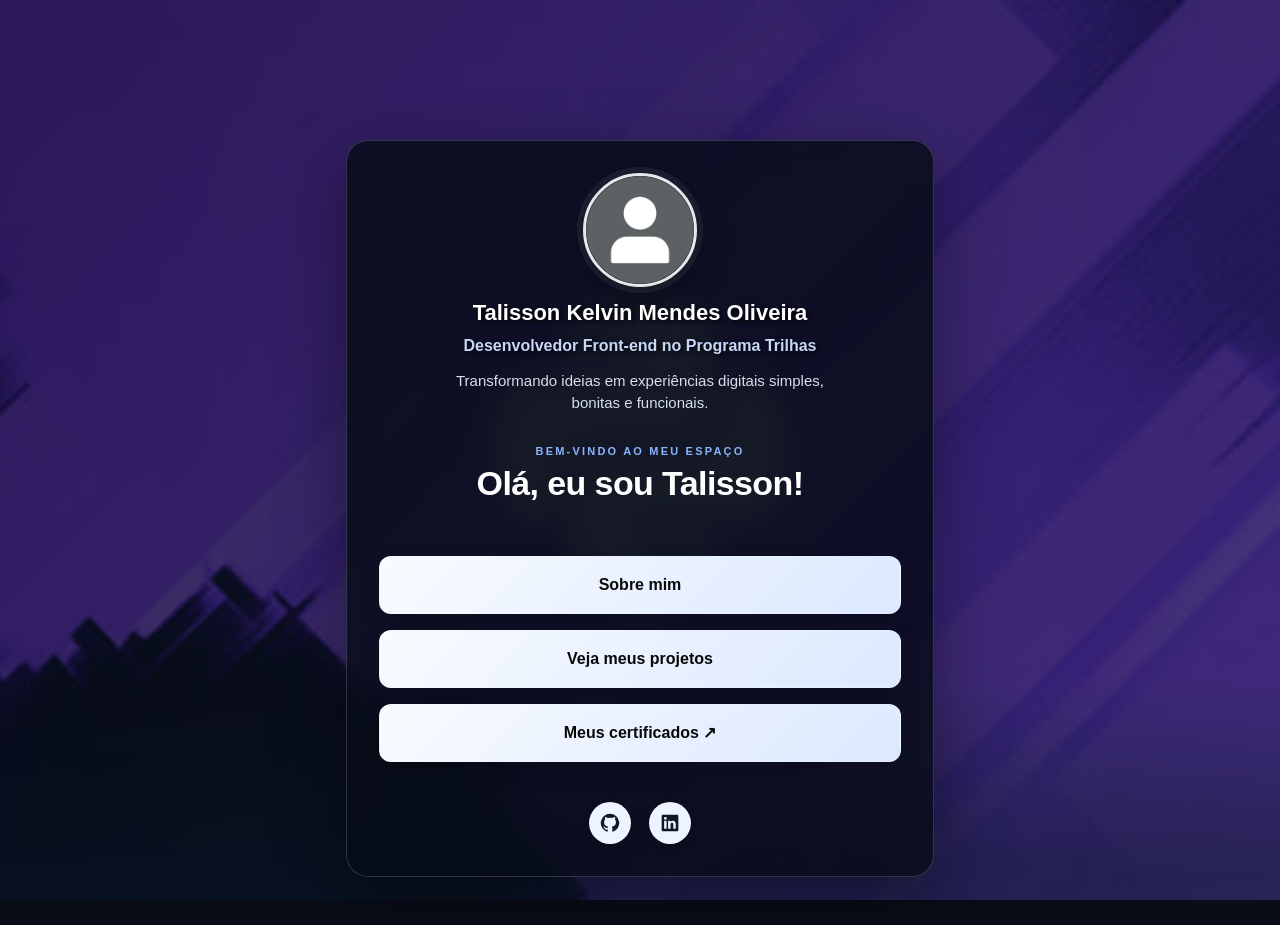
<file: index.html>
<!DOCTYPE html>
<html lang="pt-BR">
<head>
  <meta charset="UTF-8">
  <meta name="viewport" content="width=device-width, initial-scale=1.0">
  <title>Portfólio</title>
  <link rel="stylesheet" href="style.css">
</head>
<body class="home-page">
  <main class="home-content">
    <section class="profile">
      <img class="avatar" src="assets/12225881.png" alt="Foto de perfil">
      <p class="name">Talisson Kelvin Mendes Oliveira</p>
      <p class="role">Desenvolvedor Front-end no Programa Trilhas</p>
      <p class="intro">Transformando ideias em experiências digitais simples, bonitas e funcionais.</p>
    </section>
    <header class="page-heading home-heading"><p class="eyebrow">BEM-VINDO AO MEU ESPAÇO</p><h1>Olá, eu sou Talisson!</h1></header>
    <nav class="home-navigation" aria-label="Navegação principal">
      <a class="navigation-button" href="sobre-mim.html">Sobre mim</a>
      <a class="navigation-button" href="projetos.html">Veja meus projetos</a>
      <a class="navigation-button" href="#" data-link="certificates" target="_blank" rel="noopener noreferrer">Meus certificados ↗</a>
    </nav>
    <div class="social-links">
      <a href="#" data-link="github" aria-label="GitHub" target="_blank" rel="noopener noreferrer">
        <svg viewBox="0 0 24 24" aria-hidden="true"><path d="M12 .9a11.1 11.1 0 0 0-3.51 21.63c.55.1.76-.24.76-.53v-2.07c-3.1.67-3.75-1.32-3.75-1.32-.5-1.28-1.23-1.62-1.23-1.62-1.01-.69.08-.68.08-.68 1.12.08 1.71 1.15 1.71 1.15 1 .71 2.63.5 3.27.38.1-.72.39-1.21.7-1.49-2.48-.28-5.09-1.24-5.09-5.52 0-1.22.44-2.22 1.15-3-.12-.28-.5-1.42.11-2.96 0 0 .94-.3 3.05 1.15a10.6 10.6 0 0 1 5.56 0c2.12-1.45 3.05-1.15 3.05-1.15.61 1.54.23 2.68.11 2.96.72.78 1.15 1.78 1.15 3 0 4.29-2.61 5.23-5.1 5.51.4.35.75 1.03.75 2.08V22c0 .29.2.63.77.52A11.1 11.1 0 0 0 12 .9Z"/></svg>
      </a>
      <a href="#" data-link="linkedin" aria-label="LinkedIn" target="_blank" rel="noopener noreferrer">
        <svg viewBox="0 0 24 24" aria-hidden="true"><path d="M20.45 2H3.55C2.69 2 2 2.68 2 3.52v16.96c0 .84.69 1.52 1.55 1.52h16.9c.86 0 1.55-.68 1.55-1.52V3.52c0-.84-.69-1.52-1.55-1.52ZM7.93 18.9H4.98V9.4h2.95v9.5ZM6.46 8.1a1.71 1.71 0 1 1 0-3.42 1.71 1.71 0 0 1 0 3.42Zm12.44 10.8h-2.94v-4.62c0-1.1-.02-2.51-1.53-2.51-1.53 0-1.76 1.19-1.76 2.43v4.7H9.73V9.4h2.82v1.3h.04c.39-.74 1.35-1.52 2.78-1.52 2.97 0 3.53 1.95 3.53 4.48v5.24Z"/></svg>
      </a>
    </div>
  </main>
  <script src="script.js"></script>
</body>
</html>
</file>
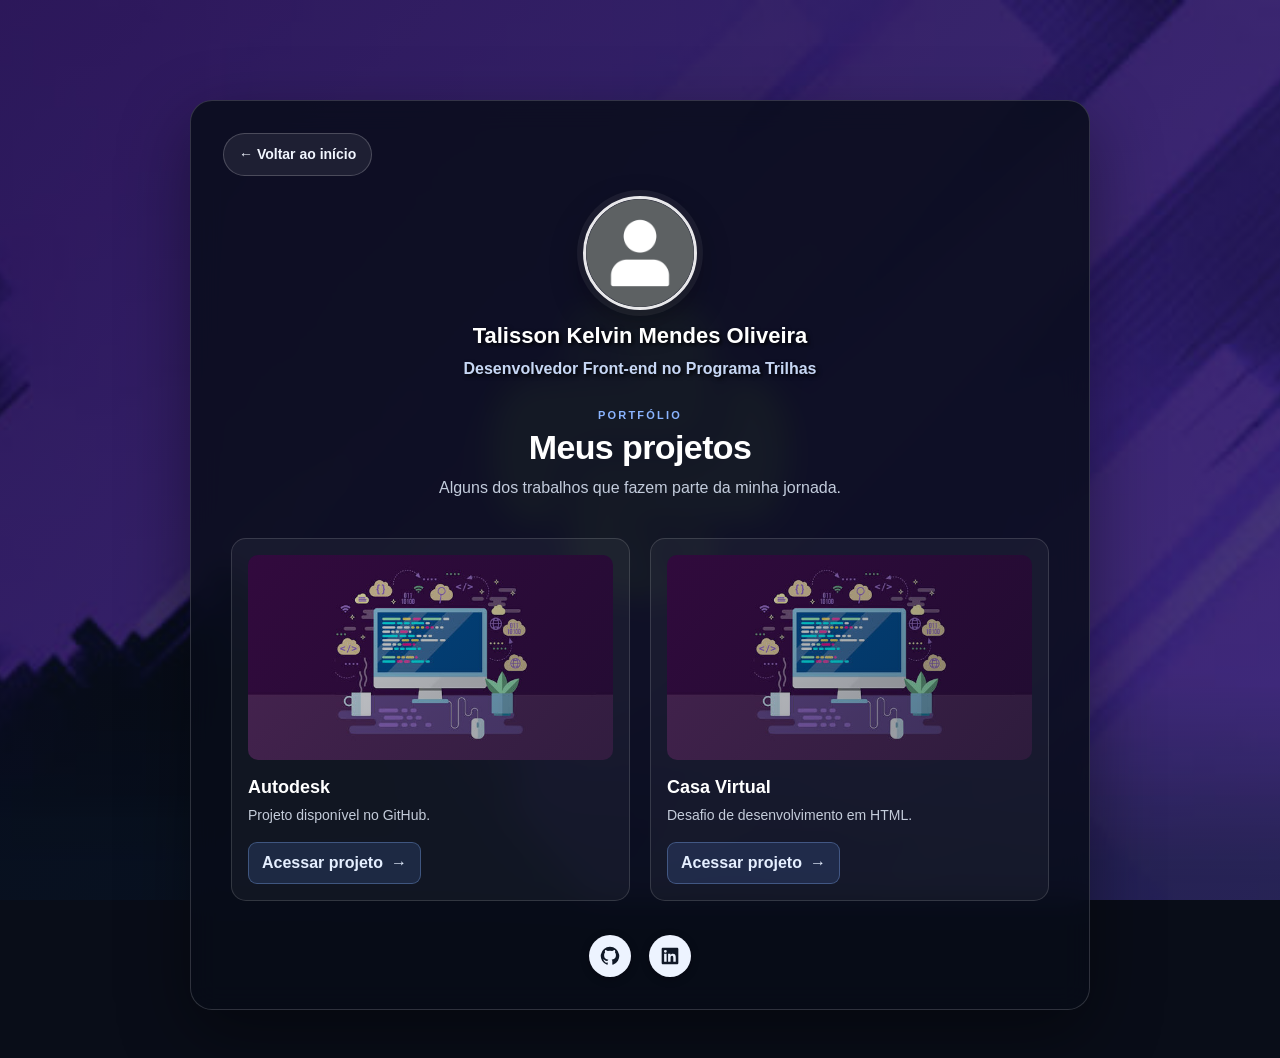
<file: projetos.html>
<!DOCTYPE html>
<html lang="pt-BR">
<head>
  <meta charset="UTF-8">
  <meta name="viewport" content="width=device-width, initial-scale=1.0">
  <title>Projetos</title>
  <link rel="stylesheet" href="style.css">
</head>
<body class="projects-page">
  <main class="projects-content">
    <a class="back-button" href="index.html" aria-label="Voltar para a página inicial">← Voltar ao início</a>
    <section class="profile">
      <img class="avatar" src="assets/12225881.png" alt="Foto de perfil">
      <p class="name">Talisson Kelvin Mendes Oliveira</p>
      <p class="role">Desenvolvedor Front-end no Programa Trilhas</p>
    </section>
    <header class="page-heading"><p class="eyebrow">PORTFÓLIO</p><h1>Meus projetos</h1><p>Alguns dos trabalhos que fazem parte da minha jornada.</p></header>
    <section class="project-grid" aria-label="Projetos">
      <article class="project-card">
        <div class="project-preview project-preview--autodesk" role="img" aria-label="Prévia do projeto Autodesk"></div>
        <h2 class="project-title">Autodesk</h2>
        <p class="project-description">Projeto disponível no GitHub.</p>
        <a class="project-link" href="#" data-project="0">Acessar projeto <span aria-hidden="true">→</span></a>
      </article>
      <article class="project-card">
        <div class="project-preview project-preview--casa" role="img" aria-label="Prévia do projeto Casa Virtual"></div>
        <h2 class="project-title">Casa Virtual</h2>
        <p class="project-description">Desafio de desenvolvimento em HTML.</p>
        <a class="project-link" href="#" data-project="1">Acessar projeto <span aria-hidden="true">→</span></a>
      </article>
    </section>
    <div class="social-links">
      <a href="#" data-link="github" aria-label="GitHub" target="_blank" rel="noopener noreferrer">
        <svg viewBox="0 0 24 24" aria-hidden="true"><path d="M12 .9a11.1 11.1 0 0 0-3.51 21.63c.55.1.76-.24.76-.53v-2.07c-3.1.67-3.75-1.32-3.75-1.32-.5-1.28-1.23-1.62-1.23-1.62-1.01-.69.08-.68.08-.68 1.12.08 1.71 1.15 1.71 1.15 1 .71 2.63.5 3.27.38.1-.72.39-1.21.7-1.49-2.48-.28-5.09-1.24-5.09-5.52 0-1.22.44-2.22 1.15-3-.12-.28-.5-1.42.11-2.96 0 0 .94-.3 3.05 1.15a10.6 10.6 0 0 1 5.56 0c2.12-1.45 3.05-1.15 3.05-1.15.61 1.54.23 2.68.11 2.96.72.78 1.15 1.78 1.15 3 0 4.29-2.61 5.23-5.1 5.51.4.35.75 1.03.75 2.08V22c0 .29.2.63.77.52A11.1 11.1 0 0 0 12 .9Z"/></svg>
      </a>
      <a href="#" data-link="linkedin" aria-label="LinkedIn" target="_blank" rel="noopener noreferrer">
        <svg viewBox="0 0 24 24" aria-hidden="true"><path d="M20.45 2H3.55C2.69 2 2 2.68 2 3.52v16.96c0 .84.69 1.52 1.55 1.52h16.9c.86 0 1.55-.68 1.55-1.52V3.52c0-.84-.69-1.52-1.55-1.52ZM7.93 18.9H4.98V9.4h2.95v9.5ZM6.46 8.1a1.71 1.71 0 1 1 0-3.42 1.71 1.71 0 0 1 0 3.42Zm12.44 10.8h-2.94v-4.62c0-1.1-.02-2.51-1.53-2.51-1.53 0-1.76 1.19-1.76 2.43v4.7H9.73V9.4h2.82v1.3h.04c.39-.74 1.35-1.52 2.78-1.52 2.97 0 3.53 1.95 3.53 4.48v5.24Z"/></svg>
      </a>
    </div>
  </main>
  <script src="script.js"></script>
</body>
</html>
</file>
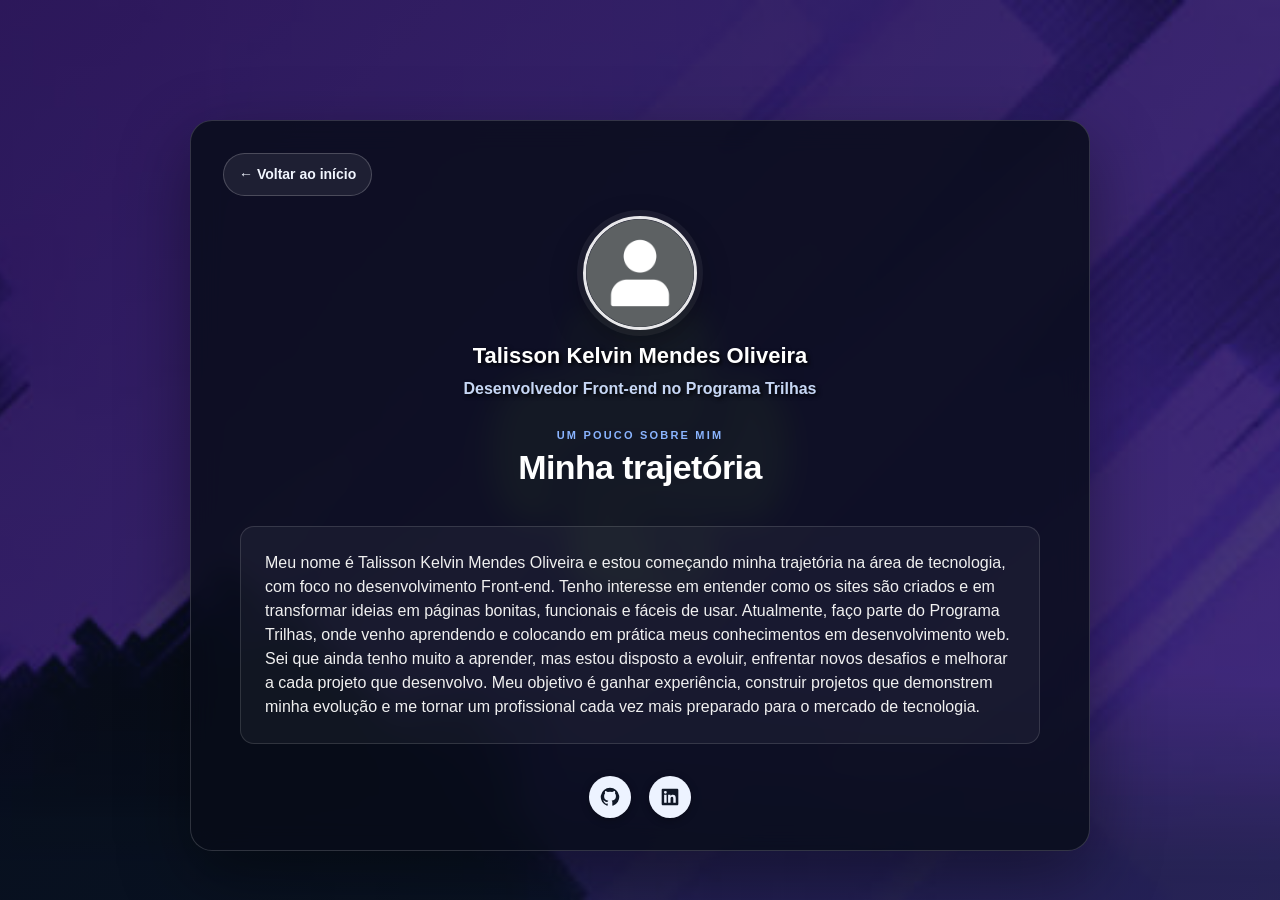
<file: sobre-mim.html>
<!DOCTYPE html>
<html lang="pt-BR">
<head>
  <meta charset="UTF-8">
  <meta name="viewport" content="width=device-width, initial-scale=1.0">
  <title>Sobre mim</title>
  <link rel="stylesheet" href="style.css">
</head>
<body class="about-page">
  <main class="about-content">
    <a class="back-button" href="index.html" aria-label="Voltar para a página inicial">← Voltar ao início</a>
    <section class="profile">
      <img class="avatar" src="assets/12225881.png" alt="Foto de perfil">
      <p class="name">Talisson Kelvin Mendes Oliveira</p>
      <p class="role">Desenvolvedor Front-end no Programa Trilhas</p>
    </section>
    <header class="page-heading"><p class="eyebrow">UM POUCO SOBRE MIM</p><h1>Minha trajetória</h1></header>
    <p class="about-description">Meu nome é Talisson Kelvin Mendes Oliveira e estou começando minha trajetória na área de tecnologia, com foco no desenvolvimento Front-end. Tenho interesse em entender como os sites são criados e em transformar ideias em páginas bonitas, funcionais e fáceis de usar.

Atualmente, faço parte do Programa Trilhas, onde venho aprendendo e colocando em prática meus conhecimentos em desenvolvimento web. Sei que ainda tenho muito a aprender, mas estou disposto a evoluir, enfrentar novos desafios e melhorar a cada projeto que desenvolvo.

Meu objetivo é ganhar experiência, construir projetos que demonstrem minha evolução e me tornar um profissional cada vez mais preparado para o mercado de tecnologia.</p>
    <div class="social-links">
      <a href="#" data-link="github" aria-label="GitHub" target="_blank" rel="noopener noreferrer">
        <svg viewBox="0 0 24 24" aria-hidden="true"><path d="M12 .9a11.1 11.1 0 0 0-3.51 21.63c.55.1.76-.24.76-.53v-2.07c-3.1.67-3.75-1.32-3.75-1.32-.5-1.28-1.23-1.62-1.23-1.62-1.01-.69.08-.68.08-.68 1.12.08 1.71 1.15 1.71 1.15 1 .71 2.63.5 3.27.38.1-.72.39-1.21.7-1.49-2.48-.28-5.09-1.24-5.09-5.52 0-1.22.44-2.22 1.15-3-.12-.28-.5-1.42.11-2.96 0 0 .94-.3 3.05 1.15a10.6 10.6 0 0 1 5.56 0c2.12-1.45 3.05-1.15 3.05-1.15.61 1.54.23 2.68.11 2.96.72.78 1.15 1.78 1.15 3 0 4.29-2.61 5.23-5.1 5.51.4.35.75 1.03.75 2.08V22c0 .29.2.63.77.52A11.1 11.1 0 0 0 12 .9Z"/></svg>
      </a>
      <a href="#" data-link="linkedin" aria-label="LinkedIn" target="_blank" rel="noopener noreferrer">
        <svg viewBox="0 0 24 24" aria-hidden="true"><path d="M20.45 2H3.55C2.69 2 2 2.68 2 3.52v16.96c0 .84.69 1.52 1.55 1.52h16.9c.86 0 1.55-.68 1.55-1.52V3.52c0-.84-.69-1.52-1.55-1.52ZM7.93 18.9H4.98V9.4h2.95v9.5ZM6.46 8.1a1.71 1.71 0 1 1 0-3.42 1.71 1.71 0 0 1 0 3.42Zm12.44 10.8h-2.94v-4.62c0-1.1-.02-2.51-1.53-2.51-1.53 0-1.76 1.19-1.76 2.43v4.7H9.73V9.4h2.82v1.3h.04c.39-.74 1.35-1.52 2.78-1.52 2.97 0 3.53 1.95 3.53 4.48v5.24Z"/></svg>
      </a>
    </div>
  </main>
  <script src="script.js"></script>
</body>
</html>
</file>
<file: style.css>
* {
  box-sizing: border-box;
}

html {
  min-height: 100%;
}

body {
  min-height: 100vh;
  margin: 0;
  color: #ffffff;
  font-family: Arial, Helvetica, sans-serif;
  background-color: #111;
  background-image: url("assets/images.jpg");
  background-size: cover;
  background-position: center;
  background-repeat: no-repeat;
  background-attachment: fixed;
}

.profile {
  display: flex;
  flex-direction: column;
  align-items: center;
  text-align: center;
}

.avatar {
  display: block;
  width: 114px;
  height: 114px;
  object-fit: cover;
  border-radius: 50%;
  border: 3px solid #ffffff;
  box-shadow: 0 4px 10px rgba(0, 0, 0, 0.5);
}

.name {
  margin: 12px 0 0;
  font-size: 18px;
  font-weight: 700;
  line-height: 20px;
  color: #ffffff;
  text-shadow: 2px 2px 4px rgba(0, 0, 0, 0.9);
}

.role {
  margin: 14px 0 0;
  font-size: 16px;
  font-weight: 600;
  line-height: 20px;
  color: #f8f9fa;
  text-shadow: 2px 2px 4px rgba(0, 0, 0, 0.9);
}

.home-page {
  display: flex;
  justify-content: center;
  padding: 140px 24px 48px;
}

.home-content {
  display: flex;
  flex-direction: column;
  align-items: center;
  width: min(588px, 100%);
  padding: 32px;
  background: rgba(0, 0, 0, 0.82);
  border-radius: 16px;
  border: 1px solid rgba(255, 255, 255, 0.2);
  box-shadow: 0 8px 32px rgba(0, 0, 0, 0.7);
}

.home-navigation {
  display: flex;
  flex-direction: column;
  width: min(552px, 100%);
  gap: 16px;
  margin-top: 36px;
}

.navigation-button {
  display: flex;
  align-items: center;
  justify-content: center;
  width: 100%;
  height: 58px;
  border: none;
  border-radius: 8px;
  background: #ffffff;
  color: #080808;
  text-align: center;
  text-decoration: none;
  font-size: 16px;
  line-height: 20px;
  font-weight: 700;
  box-shadow: 0 4px 12px rgba(0, 0, 0, 0.3);
  transition: transform 0.2s, background 0.2s;
}

.navigation-button:hover {
  background: #f0f0f0;
  transform: translateY(-2px);
}

.social-links {
  display: flex;
  align-items: center;
  justify-content: center;
  gap: 34px;
}

.home-content > .social-links {
  margin-top: 40px;
}

.social-links a {
  display: flex;
  align-items: center;
  justify-content: center;
  width: 36px;
  height: 36px;
  color: #080808;
  background: #ffffff;
  border-radius: 50%;
  box-shadow: 0 2px 8px rgba(0, 0, 0, 0.3);
  transition: transform 0.2s, background 0.2s;
}

.social-links a:hover {
  transform: scale(1.1);
  background: #f0f0f0;
}

.social-links svg {
  display: block;
  width: 20px;
  height: 20px;
  fill: currentColor;
}

.projects-page {
  padding: 100px 24px 48px;
}

.projects-content {
  display: flex;
  flex-direction: column;
  align-items: center;
  width: 100%;
  background: rgba(0, 0, 0, 0.85);
  padding: 32px;
  border-radius: 16px;
  border: 1px solid rgba(255, 255, 255, 0.2);
  max-width: 900px;
  margin: 0 auto;
  box-shadow: 0 8px 32px rgba(0, 0, 0, 0.7);
}

.project-grid {
  display: grid;
  grid-template-columns: repeat(2, minmax(0, 1fr));
  width: min(818px, 100%);
  gap: 16px;
  margin-top: 24px;
}

.project-card {
  min-width: 0;
  padding: 16px;
  border: 1px solid rgba(255, 255, 255, 0.3);
  border-radius: 8px;
  background: rgba(20, 20, 20, 0.95);
}

.project-preview {
  width: 100%;
  aspect-ratio: 2.58 / 1;
  background-color: #222;
  background-image: url("assets/projeto.jpg");
  background-size: cover;
  background-position: center;
  background-repeat: no-repeat;
  border-radius: 4px;
}

.project-card a {
  display: inline-block;
  margin-top: 12px;
  color: #61dafb;
  font-size: 16px;
  line-height: 20px;
  text-decoration: underline;
  font-weight: 600;
}

.projects-content > .social-links {
  margin-top: 34px;
}

.about-page {
  padding: 120px 24px 48px;
}

.about-content {
  display: flex;
  flex-direction: column;
  align-items: center;
  width: 100%;
  background: rgba(0, 0, 0, 0.85);
  padding: 32px;
  border-radius: 16px;
  border: 1px solid rgba(255, 255, 255, 0.2);
  max-width: 900px;
  margin: 0 auto;
  box-shadow: 0 8px 32px rgba(0, 0, 0, 0.7);
}

.about-description {
  width: min(800px, 100%);
  margin: 22px 0 0;
  text-align: center;
  font-size: 16px;
  font-weight: 400;
  line-height: 24px;
  color: #f0f0f0;
  background: rgba(20, 20, 20, 0.95);
  padding: 24px;
  border-radius: 8px;
  border: 1px solid rgba(255, 255, 255, 0.2);
}

.about-content > .social-links {
  margin-top: 32px;
}

@media (max-width: 760px) {
  .home-page {
    padding: clamp(40px, 12vh, 120px) 20px 40px;
  }

  .projects-page {
    padding: clamp(72px, 15vh, 172px) 20px 40px;
  }

  .about-page {
    padding: clamp(130px, 30vh, 352px) 24px 40px;
  }

  .avatar {
    width: 104px;
    height: 104px;
  }

  .home-content {
    min-height: 0;
    padding: 24px 18px;
  }

  .name,
  .role,
  .navigation-button,
  .project-card a,
  .about-description {
    font-size: 15px;
  }

  .home-navigation {
    margin-top: 40px;
    gap: 12px;
  }

  .navigation-button {
    height: 54px;
  }

  .home-content > .social-links {
    margin-top: 44px;
  }

  .project-grid {
    grid-template-columns: 1fr;
    max-width: 420px;
    margin-top: 24px;
    gap: 14px;
  }

  .project-card {
    padding: 14px;
  }

  .projects-content > .social-links {
    margin-top: 30px;
  }

  .about-description {
    margin-top: 22px;
    line-height: 23px;
  }

  .about-content > .social-links {
    margin-top: 30px;
  }
}

@media (max-width: 360px) {
  .home-page,
  .about-page {
    padding-right: 16px;
    padding-left: 16px;
  }

  .projects-page {
    padding-right: 14px;
    padding-left: 14px;
  }

  .about-description {
    font-size: 14px;
  }
}

/* Refinamentos visuais e navegação */
body {
  line-height: 1.5;
  background-color: #090d18;
  background-image:
    linear-gradient(135deg, rgba(7, 13, 27, .72), rgba(16, 27, 48, .62)),
    url("assets/images.jpg");
  background-attachment: fixed;
}

.home-content,
.projects-content,
.about-content {
  backdrop-filter: blur(14px);
  -webkit-backdrop-filter: blur(14px);
  background: rgba(8, 13, 25, .84);
  border: 1px solid rgba(255, 255, 255, .16);
  border-radius: 22px;
  box-shadow: 0 24px 70px rgba(0, 0, 0, .4);
}

.profile .avatar {
  border-color: rgba(255, 255, 255, .9);
  box-shadow: 0 0 0 6px rgba(255,255,255,.06), 0 12px 32px rgba(0,0,0,.35);
}

.name {
  font-size: clamp(18px, 2.5vw, 22px);
  line-height: 1.3;
}

.role {
  margin-top: 8px;
  color: #c7d7f5;
}

.intro {
  max-width: 420px;
  margin: 14px 0 0;
  color: #d7deec;
  text-align: center;
  font-size: 15px;
}

.page-heading {
  width: 100%;
  margin: 28px 0 8px;
  text-align: center;
}

.page-heading h1 {
  margin: 4px 0 8px;
  font-size: clamp(25px, 4vw, 34px);
  line-height: 1.2;
  letter-spacing: -.6px;
}

.page-heading > p:last-child {
  margin: 0;
  color: #c3ccdc;
}

.eyebrow {
  margin: 0;
  color: #8ab4ff;
  font-size: 11px;
  font-weight: 800;
  letter-spacing: 2.2px;
}

.home-heading { margin-top: 28px; }

.navigation-button {
  height: auto;
  min-height: 58px;
  padding: 16px 20px;
  border: 1px solid rgba(255,255,255,.2);
  background: linear-gradient(135deg, #f8fbff, #dbe8ff);
  border-radius: 12px;
  box-shadow: 0 8px 20px rgba(0,0,0,.18);
}

.navigation-button:focus-visible,
.back-button:focus-visible,
.project-link:focus-visible,
.social-links a:focus-visible {
  outline: 3px solid #8ab4ff;
  outline-offset: 4px;
}

.back-button {
  align-self: flex-start;
  display: inline-flex;
  align-items: center;
  gap: 8px;
  min-height: 42px;
  padding: 10px 15px;
  color: #f2f6ff;
  text-decoration: none;
  font-weight: 700;
  font-size: 14px;
  border: 1px solid rgba(255,255,255,.2);
  border-radius: 999px;
  background: rgba(255,255,255,.07);
  transition: background .2s, transform .2s;
}

.back-button:hover {
  background: rgba(138,180,255,.18);
  transform: translateX(-2px);
}

.projects-content .profile,
.about-content .profile {
  margin-top: 20px;
}

.project-grid {
  margin-top: 30px;
  gap: 20px;
}

.project-card {
  padding: 16px;
  border-color: rgba(255,255,255,.14);
  border-radius: 15px;
  background: rgba(255,255,255,.045);
  transition: transform .2s, border-color .2s, background .2s;
}

.project-card:hover {
  transform: translateY(-4px);
  border-color: rgba(138,180,255,.55);
  background: rgba(255,255,255,.07);
}

.project-preview {
  aspect-ratio: 16 / 9;
  border-radius: 10px;
  background-color: #18243b;
}

.project-preview--autodesk {
  background-image: linear-gradient(135deg, rgba(8,15,30,.15), rgba(8,15,30,.45)), url("assets/projeto.jpg");
}

.project-preview--casa {
  background-image: linear-gradient(135deg, rgba(8,15,30,.18), rgba(8,15,30,.5)), url("assets/projeto.jpg");
  background-position: right center;
}

.project-title {
  margin: 14px 0 4px;
  font-size: 18px;
}

.project-description {
  margin: 0;
  color: #c4ccda;
  font-size: 14px;
}

.project-card a.project-link {
  display: inline-flex;
  align-items: center;
  gap: 8px;
  margin-top: 16px;
  padding: 10px 13px;
  color: #e5efff;
  background: rgba(92,145,235,.16);
  border: 1px solid rgba(138,180,255,.32);
  border-radius: 9px;
  text-decoration: none;
  transition: background .2s;
}

.project-card a.project-link:hover {
  background: rgba(92,145,235,.3);
}

.about-description {
  margin-top: 22px;
  border-color: rgba(255,255,255,.13);
  border-radius: 14px;
  background: rgba(255,255,255,.045);
  text-align: left;
}

.social-links { gap: 18px; }
.social-links a {
  color: #101827;
  background: #edf3ff;
  width: 42px;
  height: 42px;
}

@media (max-width: 760px) {
  .home-page,
  .projects-page,
  .about-page {
    padding: 28px 16px 32px;
  }

  .home-content,
  .projects-content,
  .about-content {
    padding: 22px 17px;
    border-radius: 18px;
  }

  .page-heading { margin-top: 22px; }
  .home-navigation { margin-top: 24px; }
  .project-grid { grid-template-columns: 1fr; max-width: 460px; }
  .about-description { padding: 18px; text-align: left; }
  .projects-content .profile,
  .about-content .profile { margin-top: 18px; }
}

@media (prefers-reduced-motion: reduce) {
  *, *::before, *::after {
    scroll-behavior: auto !important;
    animation-duration: .01ms !important;
    transition-duration: .01ms !important;
  }
}
</file>
